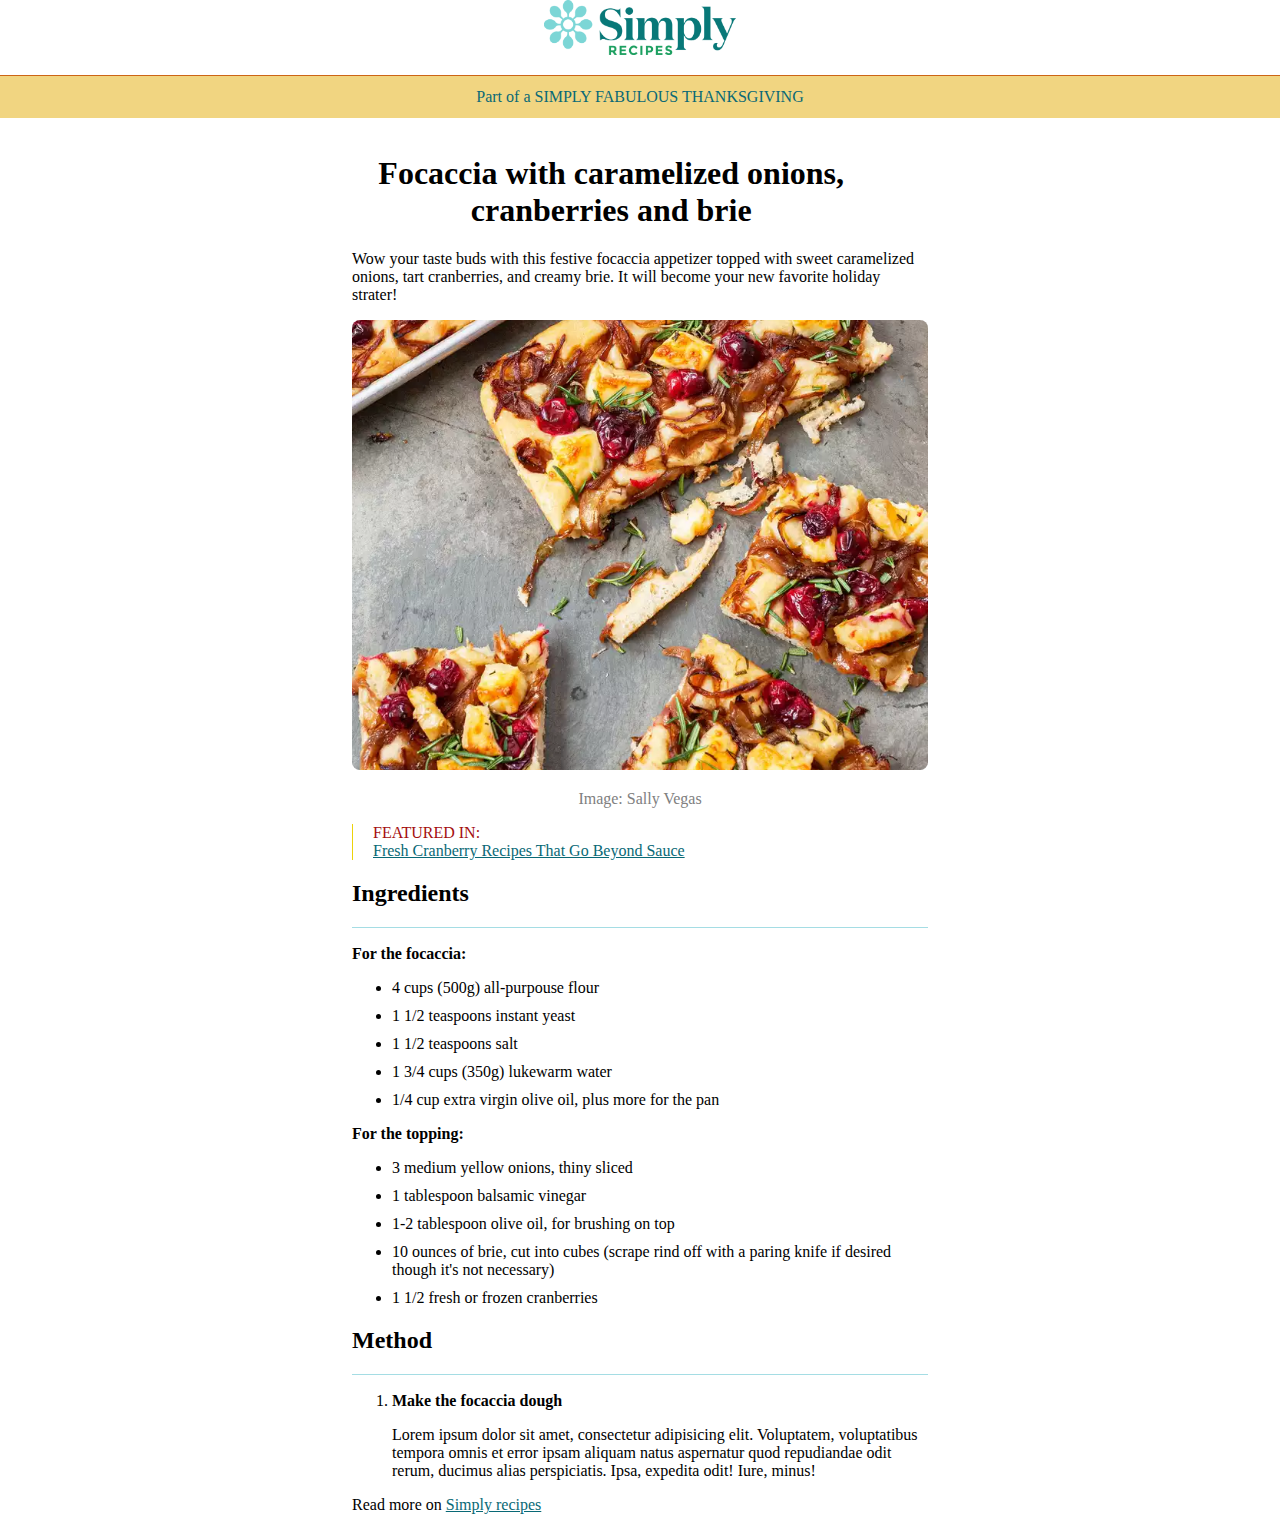
<file: EPICODE Mese 1/EPICODE W1D2/simply-recipes.html>
<!DOCTYPE html>
<html lang="en">
  <head>
    <meta charset="UTF-8">
    <meta name="viewport" content="width=device-width, initial-scale=1.0">
    <link rel="stylesheet" href="simply-recipes.css">
    <title>Simply recipes</title>
  </head>
  <body>
    <header style="text-align: center;">
      <img id="logo" alt="logo" src="W1D2 images/Simply_Recipes_Logo_-_2021.png">
      <nav>
        <p class="intro">
          Part of a <span>SIMPLY FABULOUS THANKSGIVING</span>
        </p>
      </nav>  
    </header>
    <main>
      <h1 style="text-align: center; width: 90%;">
        Focaccia with caramelized onions, cranberries and brie
      </h1>
      <p>
        Wow your taste buds with this festive focaccia appetizer topped with sweet caramelized onions,
        tart cranberries, and creamy brie. It will become your new favorite holiday strater!
      </p>
      <img id="focaccia" alt="focaccia image" src="W1D2 images/__opt__aboutcom__coeus__resources__content_migration__simply_recipes__uploads__2020__12__Cranberry-Brie-Onion-Focaccia-LEAD-4-616c900337a44d82b82fe04845ba8c2b.webp">
      <p style="text-align: center; color: grey;">Image: Sally Vegas</p>
      <div class="featured">
        <p style="color: rgb(164, 14, 14); margin: 0;">FEATURED IN:</p>
        <p style="color: rgb(9, 105, 118); margin: 0; text-decoration: underline;">Fresh Cranberry Recipes That Go Beyond Sauce</p>
      </div>
      <h2>Ingredients</h2>
      <div class="linea"></div>
      <p style="font-weight: bold;">For the focaccia:</p>
      <ul>
        <li>4 cups (500g) all-purpouse flour</li>
        <li>1 1/2 teaspoons instant yeast</li>
        <li>1 1/2 teaspoons salt</li>
        <li>1 3/4 cups (350g) lukewarm water</li>
        <li>1/4 cup extra virgin olive oil, plus more for the pan</li>
      </ul>
      <p style="font-weight: bold;">For the topping:</p>
      <ul>
        <li>3 medium yellow onions, thiny sliced</li>
        <li>1 tablespoon balsamic vinegar</li>
        <li>1-2 tablespoon olive oil, for brushing on top</li>
        <li>10 ounces of brie, cut into cubes (scrape rind off with a paring knife if desired though it's not necessary)</li>
        <li>1 1/2 fresh or frozen cranberries</li>
      </ul>
      <h2>Method</h2>
      <div class="linea"></div>
      <ol>
        <li><span style="font-weight: bold;">Make the focaccia dough</span><br>
          <p>Lorem ipsum dolor sit amet, consectetur adipisicing elit. Voluptatem,
             voluptatibus tempora omnis et error ipsam aliquam natus aspernatur quod repudiandae odit rerum,
              ducimus alias perspiciatis. Ipsa, expedita odit! Iure, minus!</p>
        </li>
      </ol>
      <p>Read more on <span style="color: rgb(9, 105, 118); margin: 0; text-decoration: underline;;">Simply recipes</span></p>
    </main>
  </body>
</html>
</file>
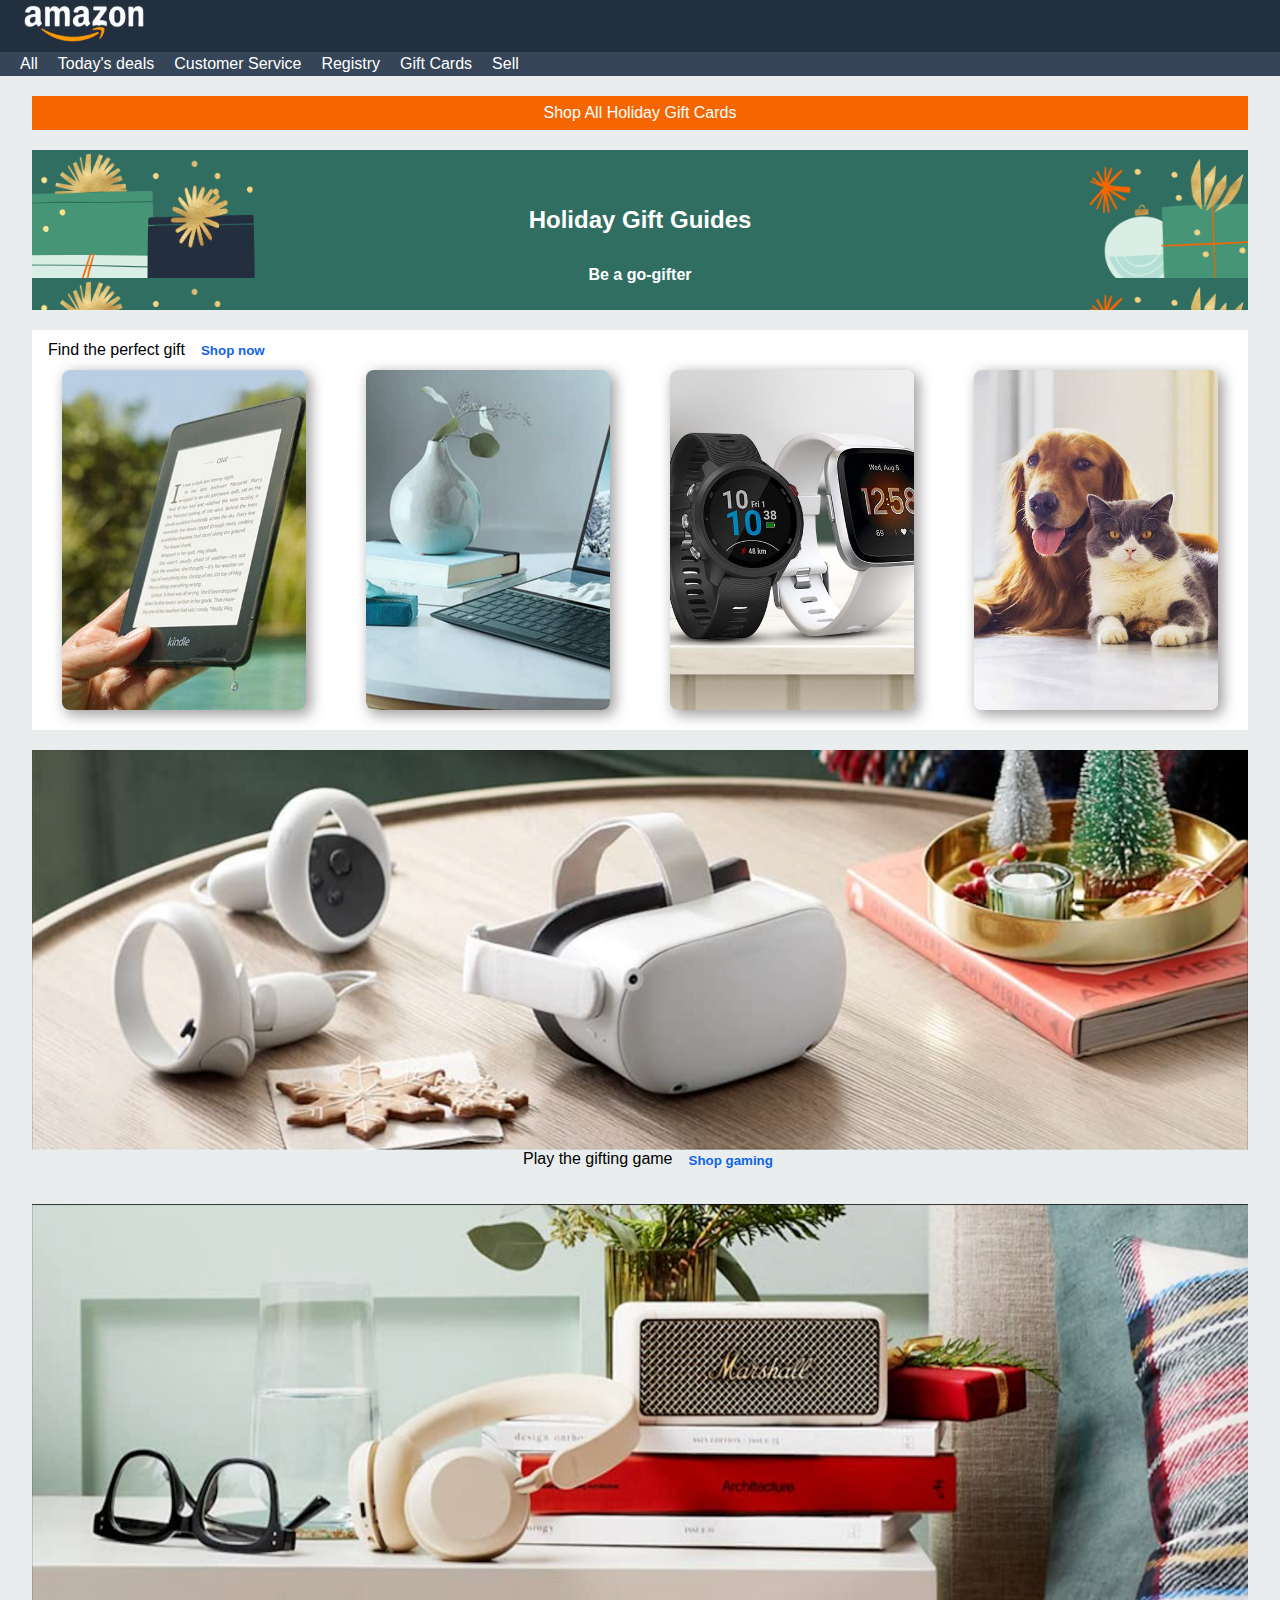
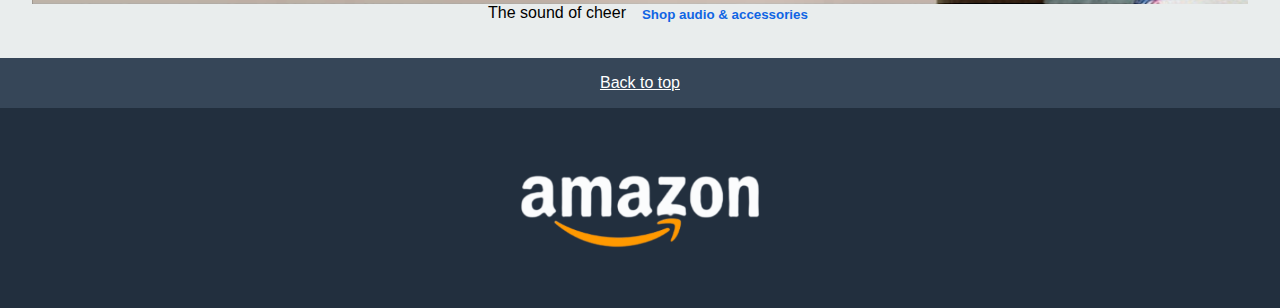
<file: EPICODE Mese 1/EPICODE W1D4/amazon-homepage.html>
<!DOCTYPE html>
<html lang="it">
<head>
  <meta charset="UTF-8">
  <meta name="viewport" content="width=device-width, initial-scale=1.0">
  <link rel="stylesheet" href="amazon-homepage.css">
  <title>Amazon Homepage</title>
</head>
<body>
  <header>
    <div id="logo-container">
      <img id="logo" alt="immagine logo" src="Assets/EPICODE Materiali Project W1D4/logo.png">
    </div>
    <nav>
      <p class="paragrafo-nav">All</p>
      <p class="paragrafo-nav">Today's deals</p>
      <p class="paragrafo-nav">Customer Service</p>
      <p class="paragrafo-nav">Registry</p>
      <p class="paragrafo-nav">Gift Cards</p>
      <p class="paragrafo-nav">Sell</p>
    </nav>
  </header>
  <main>
    <p id="sezione-gift-cards">
      Shop All Holiday Gift Cards
    </p>
    <div id="container-holiday-gift">
        <p id="testo-holiday-gift-grosso">
          Holiday Gift Guides
        </p>
        <p id="testo-holiday-gift-piccolo">
          Be a go-gifter
        </p>
    </div>
    <div id="carosello-container">
      <div class="didascalia">
        <p>
          Find the perfect gift
        </p>
        <a class="link-didascalia" href="#" target="_blank">
          Shop now
        </a>
      </div>
      <div id="carosello-immagini">
        <img class="immagine-carosello" alt="immagine del carosello" src="Assets/EPICODE Materiali Project W1D4/img_1.jpg">
        <img class="immagine-carosello" alt="immagine del carosello" src="Assets/EPICODE Materiali Project W1D4/img_2.jpg">
        <img class="immagine-carosello" alt="immagine del carosello" src="Assets/EPICODE Materiali Project W1D4/img_3.jpg">
        <img class="immagine-carosello" alt="immagine del carosello" src="Assets/EPICODE Materiali Project W1D4/img_4.jpg">
      </div>
    </div>
    <img class="immagine-singola" alt="immagine singola della pagina" src="Assets/EPICODE Materiali Project W1D4/img_9.png">
    <div class="didascalia-immagine">
      <p class="testo-didascalia-immagine">
        Play the gifting game
      </p>
      <a class="link-didascalia-immagine" href="#" target="_blank">
        Shop gaming
      </a>
    </div>
    <img class="immagine-singola" alt="immagine singola della pagina" src="Assets/EPICODE Materiali Project W1D4/img_10.png">
    <div class="didascalia-immagine">
      <p class="testo-didascalia-immagine">
        The sound of cheer
      </p>
      <a class="link-didascalia-immagine" href="#" target="_blank">
        Shop audio & accessories
      </a>
    </div>
  </main>
  <footer>
    <div id="back-to-top-container">
      <p id="back-to-top">Back to top</p>
    </div>
    <div id="footer-container">
      <img id="logo-footer" alt="logo nel footer" src="Assets/EPICODE Materiali Project W1D4/logo.png">
    </div>
  </footer>
  
</body>
</html>
</file>
<file: EPICODE Mese 1/EPICODE W1D2/simply-recipes.css>
body {
  display: flex;
  flex-direction: column;
  text-align: center;
  align-items: center;
  text-align: left;
  margin: 0;
}

header {
  width: 100%;
}

#logo {
  width: 15%;
}

.intro {
  color: rgb(9, 105, 118);
  border-top: 1px solid rgb(204, 101, 22);
  background-color: rgb(241, 213, 129);
  padding: 12px;
}

.featured {
  border-left: 1px solid rgb(236, 210, 11);
  padding-left: 20px;
}

main {
  width: 45%;
}

#focaccia {
  width: 100%;
  height: 450px;
  border-radius: 8px;
  object-fit: cover;
}

.linea {
  width: 100%;
  height: 1px;
  border-top: 1px solid rgb(165, 221, 228);
}

li {
  margin-bottom: 10px;
}
</file>
<file: EPICODE Mese 1/EPICODE W1D4/amazon-homepage.css>
body {
  font-family: Arial, Helvetica, sans-serif;
  margin: 0;
  display: flex;
  flex-direction: column;
  align-items: center;
  background-color: #E9EDED;
}

header {
  width: 100%;
  height: 80px;
}

#logo-container {
  width: 100%;
  height: 65%;
  background-color: #222F3E;
  padding-left: 20px;
}

#logo {
  width: 10%;
  cursor: pointer;
}

nav {
  width: 100%;
  height: 30%;
  background-color: #364658;
  display: flex;
  text-align: left;
  color: white;
  align-items: center;
}

.paragrafo-nav {
  margin-left: 20px;
  cursor: pointer;
}

main {
  width: 95%;
  display: flex;
  flex-direction: column;
  align-items: center;
  text-align: center;
}

#sezione-gift-cards {
  background-color: #F56600;
  padding: 8px 0 8px 0;
  width: 100%;
  color: white;
  cursor: pointer;
  margin: 16px 0 20px 0;
}

#container-holiday-gift {
  width: 100%;
  height: 150px;
  background-image: url(Assets/bg-image.png);
  display: flex;
  flex-direction: column;
  text-align: center;
  align-items: center;
  justify-content: end;
  padding-bottom: 10px;
  color: white;
}

#testo-holiday-gift-grosso {
  font-weight: bold;
  font-size: x-large;
  margin-bottom: 16px;
}

#testo-holiday-gift-piccolo {
  font-weight: bold;
}

#carosello-container {
  width: 100%;
  height: 400px;
  display: flex;
  flex-direction: column;
  background-color: white;
  margin: 20px 0 20px 0;
}

.didascalia,
.didascalia-immagine {
  width: 100%;
  height: 10%;
  display: flex;
  align-items: center;
  padding-left: 16px;
}

#carosello-immagini {
  width: 100%;
  height: 85%;
  display: flex;
  justify-content: space-around;
}

.immagine-carosello {
  height: 100%;
  width: 20%;
  object-fit: cover;
  border-radius: 8px;
  box-shadow: 4px 4px 14px 1px rgb(160, 157, 157);
}

.link-didascalia,
.link-didascalia-immagine {
  margin-left: 16px;
  color: rgb(16, 101, 228);
  cursor: pointer;
  text-decoration: none;
  font-weight: bold;
  font-size: smaller;
}

.immagine-singola {
  height: 400px;
  width: 100%;
}

.didascalia-immagine {
  justify-content: center;
  margin-bottom: 20px;
}

.testo-didascalia-immagine {
  margin-top: 0;
}

.link-didascalia-immagine {
  margin-bottom: 14px;
}

footer {
  width: 100%;
  height: 250px;
  display: flex;
  flex-direction: column;
  justify-content: start;
}

#back-to-top-container {
  display: flex;
  justify-content: center;
  text-align: center;
  width: 100%;
  height: 20%;
  background-color: #364658;
  color: white;
}

#back-to-top {
  text-decoration: underline;
  cursor: pointer;
}

#footer-container {
  width: 100%;
  height: 80%;
  background-color: #222F3E;
  display: flex;
  align-items: center;
  justify-content: center;
}

#logo-footer {
  width: 20%;
}
</file>
